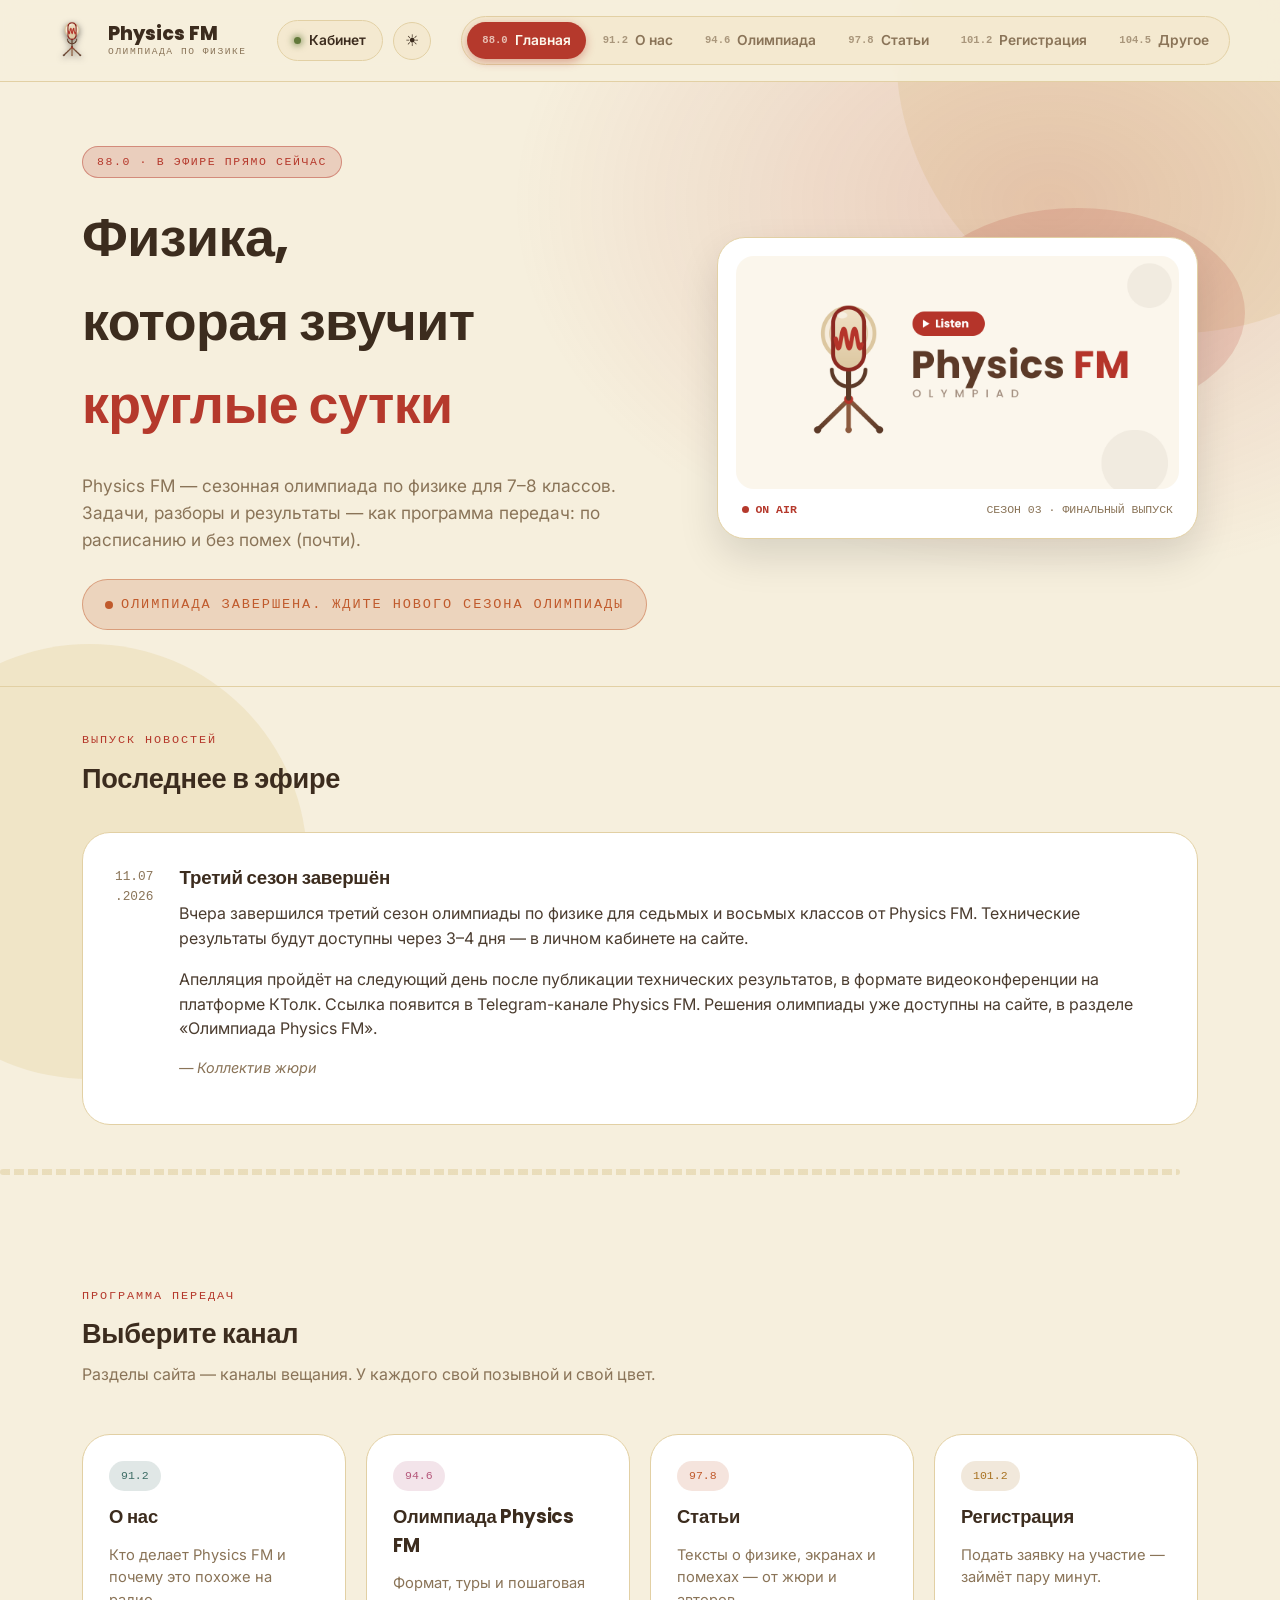
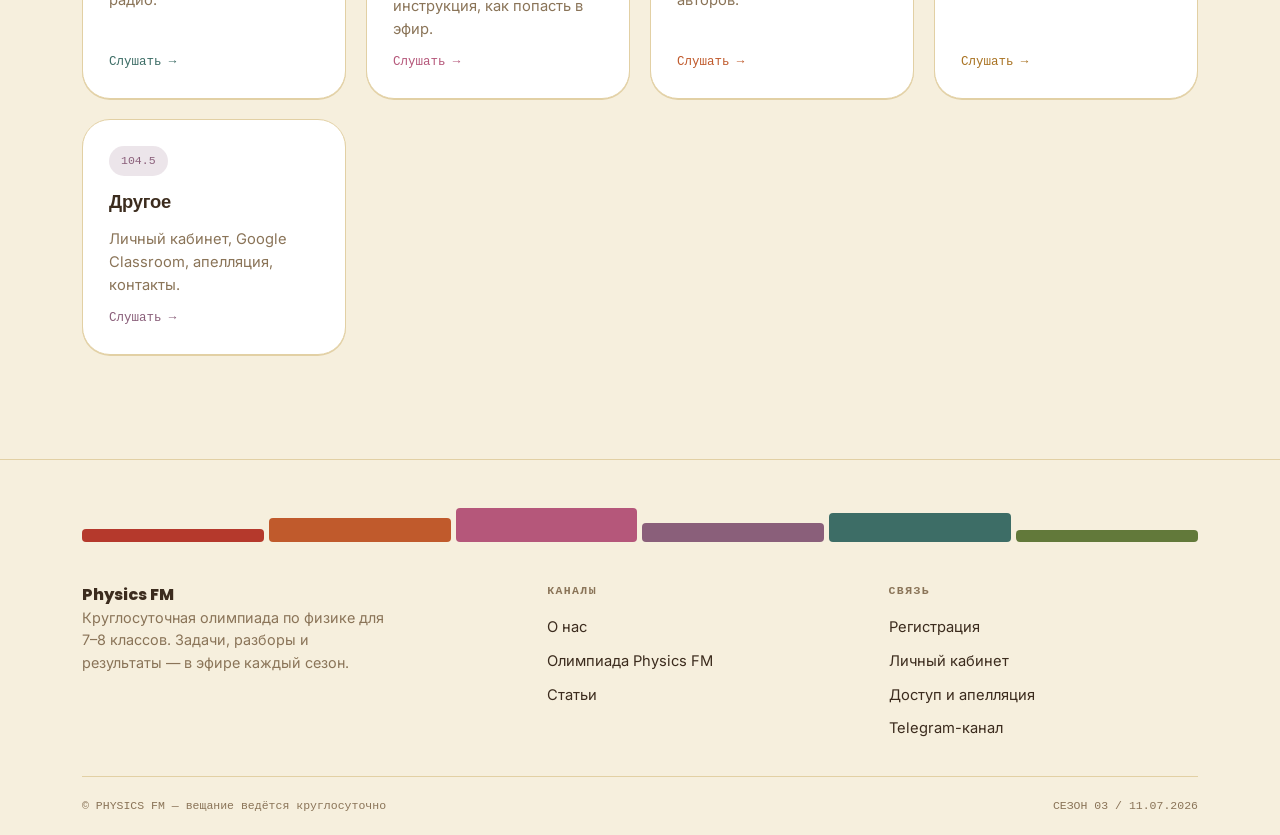
<file: index.html>
<!DOCTYPE html>
<html lang="ru">
<head>
<meta charset="UTF-8">
<script>(function(){try{var t=localStorage.getItem("pfm-theme")||"light";document.documentElement.setAttribute("data-theme",t);}catch(e){}})();</script>
<meta name="viewport" content="width=device-width, initial-scale=1.0">
<title>Physics FM — олимпиада по физике</title>
<meta name="description" content="Physics FM — круглосуточная олимпиада по физике для 7–8 классов. Новости, туры, лекции, статьи и апелляции.">
<link rel="icon" type="image/png" href="assets/physics-fm-mark.png">
<link rel="stylesheet" href="styles.css">
</head>
<body style="--accent:var(--amber);">

<header class="site-head">
  <div class="wrap head-row">
    <a class="brand" href="index.html">
      <img src="assets/physics-fm-mark.png" alt="Physics FM" class="brand-mark">
      <span class="brand-word">Physics FM<small>Олимпиада по физике</small></span>
    </a>
    <div class="head-actions">
      <a class="cabinet-btn" href="cabinet.html"><span class="dot-ic"></span><span class="label">Кабинет</span></a>
      <button class="theme-toggle" id="themeToggle" aria-label="Переключить тему" title="Светлая / тёмная тема"><span class="tt-icon tt-sun">☀</span><span class="tt-icon tt-moon">☾</span></button>
      <button class="nav-toggle" aria-label="Меню">☰</button>
    </div>
    <nav class="channels-nav">
      <a href="index.html" class="current" style="--chcolor:var(--amber)"><span class="num">88.0</span> Главная</a>
      <a href="about.html" style="--chcolor:var(--cyan)"><span class="num">91.2</span> О нас</a>
      <a href="olympiad.html" style="--chcolor:var(--magenta)"><span class="num">94.6</span> Олимпиада</a>
      <a href="articles.html" style="--chcolor:var(--coral)"><span class="num">97.8</span> Статьи</a>
      <a href="register.html" style="--chcolor:var(--gold)"><span class="num">101.2</span> Регистрация</a>
      <a href="contacts.html" style="--chcolor:var(--violet)"><span class="num">104.5</span> Другое</a>
    </nav>
  </div>
</header>

<section class="hero">
  <div class="wrap">
    <div>
      <span class="chip">88.0 · В эфире прямо сейчас</span>
      <h1>Физика,<br>которая звучит<br><span class="accent">круглые сутки</span></h1>
      <p class="lede">Physics FM — сезонная олимпиада по физике для 7–8 классов. Задачи, разборы и результаты — как программа передач: по расписанию и без помех (почти).</p>
      <div class="hero-cta">
        <span class="chip" style="--accent:var(--coral); font-size:.85rem; padding:14px 22px; margin-bottom:0;">
          <span style="width:8px; height:8px; border-radius:50%; background:var(--coral); display:inline-block; flex:none;"></span>
          Олимпиада завершена. Ждите нового сезона олимпиады
        </span>
      </div>
    </div>
    <div class="onair-tv">
      <div class="screen-frame">
        <img src="assets/physics-fm-preview.png" alt="Physics FM Olympiad — логотип с микрофоном">
      </div>
      <div class="onair-caption">
        <span class="rec">ON AIR</span>
        <span>СЕЗОН 03 · ФИНАЛЬНЫЙ ВЫПУСК</span>
      </div>
    </div>
  </div>
</section>

<section id="news" class="tight">
  <div class="wrap">
    <div class="section-head">
      <div>
        <span class="eyebrow">Выпуск новостей</span>
        <h2>Последнее в эфире</h2>
      </div>
    </div>
    <div class="news-card">
      <div class="news-date mono">11.07<br>.2026</div>
      <div>
        <h3>Третий сезон завершён</h3>
        <p class="body-text">Вчера завершился третий сезон олимпиады по физике для седьмых и восьмых классов от Physics FM. Технические результаты будут доступны через 3–4 дня — в личном кабинете на сайте.</p>
        <p class="body-text">Апелляция пройдёт на следующий день после публикации технических результатов, в формате видеоконференции на платформе КТолк. Ссылка появится в Telegram-канале Physics FM. Решения олимпиады уже доступны на сайте, в разделе «Олимпиада Physics FM».</p>
        <p class="signoff">— Коллектив жюри</p>
      </div>
    </div>
  </div>
</section>

<hr class="tracking wrap">

<section>
  <div class="wrap">
    <div class="section-head">
      <div>
        <span class="eyebrow">Программа передач</span>
        <h2>Выберите канал</h2>
        <p class="sub">Разделы сайта — каналы вещания. У каждого свой позывной и свой цвет.</p>
      </div>
    </div>
    <div class="card-grid">
      <a class="ch-card" href="about.html" style="--card-accent:var(--cyan)">
        <span class="num">91.2</span>
        <h3>О нас</h3>
        <p>Кто делает Physics FM и почему это похоже на радио.</p>
        <span class="go">Слушать →</span>
      </a>
      <a class="ch-card" href="olympiad.html" style="--card-accent:var(--magenta)">
        <span class="num">94.6</span>
        <h3>Олимпиада Physics FM</h3>
        <p>Формат, туры и пошаговая инструкция, как попасть в эфир.</p>
        <span class="go">Слушать →</span>
      </a>
      <a class="ch-card" href="articles.html" style="--card-accent:var(--coral)">
        <span class="num">97.8</span>
        <h3>Статьи</h3>
        <p>Тексты о физике, экранах и помехах — от жюри и авторов.</p>
        <span class="go">Слушать →</span>
      </a>
      <a class="ch-card" href="register.html" style="--card-accent:var(--gold)">
        <span class="num">101.2</span>
        <h3>Регистрация</h3>
        <p>Подать заявку на участие — займёт пару минут.</p>
        <span class="go">Слушать →</span>
      </a>
      <a class="ch-card" href="contacts.html" style="--card-accent:var(--violet)">
        <span class="num">104.5</span>
        <h3>Другое</h3>
        <p>Личный кабинет, Google Classroom, апелляция, контакты.</p>
        <span class="go">Слушать →</span>
      </a>
    </div>
  </div>
</section>

<footer class="site-foot">
  <div class="wrap">
    <div class="bars-strip">
      <span></span><span></span><span></span><span></span><span></span><span></span>
    </div>
    <div class="foot-grid">
      <div class="foot-brand">
        <span class="brand-word" style="font-size:1rem;">Physics FM</span>
        <p>Круглосуточная олимпиада по физике для 7–8 классов. Задачи, разборы и результаты — в эфире каждый сезон.</p>
      </div>
      <div>
        <h4>Каналы</h4>
        <ul>
          <li><a href="about.html">О нас</a></li>
          <li><a href="olympiad.html">Олимпиада Physics FM</a></li>
          <li><a href="articles.html">Статьи</a></li>
        </ul>
      </div>
      <div>
        <h4>Связь</h4>
        <ul>
          <li><a href="register.html">Регистрация</a></li>
          <li><a href="cabinet.html">Личный кабинет</a></li>
          <li><a href="contacts.html">Доступ и апелляция</a></li>
          <li><a href="https://t.me/h24x7d" target="_blank" rel="noopener">Telegram-канал</a></li>
        </ul>
      </div>
    </div>
    <div class="foot-bottom">
      <span>© PHYSICS FM — вещание ведётся круглосуточно</span>
      <span>СЕЗОН 03 / 11.07.2026</span>
    </div>
  </div>
</footer>

<script src="theme.js"></script>
<script src="script.js"></script>
</body>
</html>
</file>
<file: styles.css>
/* ============================================================
   PHYSICS FM — общий стиль сайта олимпиады (радио/подкаст)
   ============================================================ */

@import url('https://fonts.googleapis.com/css2?family=Poppins:wght@500;600;700;800&family=Inter:wght@400;500;600;700&family=PT+Mono:wght@400;700&display=swap');

:root{
  /* --- нейтральные токены: светлая тема (по умолчанию) --- */
  --void:#f6efdd;
  --panel:#ffffff;
  --panel-2:#f4e9d0;
  --panel-3:#ecdcb4;
  --line:#e2d0a4;

  --cream:#3c2c1e;      /* основной текст (имя переменной историческое) */
  --muted:#8a7458;

  /* --- акцентные цвета бренда (одинаковы в обеих темах) --- */
  --amber:#b5392c;      /* основной красный акцент */
  --amber-deep:#7a2419;
  --cyan:#3d6d66;        /* тёмно-бирюзовый */
  --magenta:#b5577a;     /* пыльная роза */
  --lime:#62793a;        /* оливковый */
  --coral:#c05a2c;       /* терракотовый */
  --violet:#8a5f7a;      /* сливовый */
  --gold:#a97323;        /* горчичный */

  --on-accent:#fdf8ec;   /* текст поверх акцентных заливок — константа */
  --accent:var(--amber);

  --radius-lg:28px;
  --radius-md:18px;
  --radius-sm:10px;
}

:root[data-theme="dark"]{
  --void:#201712;
  --panel:#2a1f18;
  --panel-2:#34281f;
  --panel-3:#3f3025;
  --line:#4a392c;

  --cream:#f3ead8;
  --muted:#b8a68b;
}

*{box-sizing:border-box;}
html{scroll-behavior:smooth;}
body{
  margin:0;
  background:var(--void);
  color:var(--cream);
  font-family:'Inter', sans-serif;
  line-height:1.55;
  -webkit-font-smoothing:antialiased;
  transition:background-color .2s ease, color .2s ease;
  position:relative;
  overflow-x:clip;
}
/* decorative background blobs — echo the circles behind the mic in the logo */
body::before, body::after{
  content:"";
  position:fixed;
  z-index:-1;
  border-radius:50%;
  background:var(--panel-3);
  opacity:.55;
  pointer-events:none;
}
body::before{width:44vw; height:44vw; max-width:640px; max-height:640px; top:-18vw; right:-14vw;}
body::after{width:34vw; height:34vw; max-width:480px; max-height:480px; bottom:-14vw; left:-10vw;}
img{max-width:100%; display:block;}
a{color:inherit;}
h1,h2,h3,h4{
  font-family:'Poppins', sans-serif;
  font-weight:700;
  margin:0 0 .5em;
  letter-spacing:-.01em;
}
p{margin:0 0 1em;}
.mono{font-family:'PT Mono', monospace;}

.wrap{
  max-width:1180px;
  margin:0 auto;
  padding:0 32px;
}

@media (prefers-reduced-motion: reduce){
  *{animation-duration:.001ms !important; animation-iteration-count:1 !important; transition-duration:.001ms !important; scroll-behavior:auto !important;}
}

/* ===== theme toggle ===== */
.theme-toggle{
  display:inline-flex; align-items:center; justify-content:center;
  width:38px; height:38px;
  border-radius:50%;
  border:1px solid var(--line);
  background:var(--panel-2);
  color:var(--cream);
  cursor:pointer;
  flex:none;
  font-size:1rem;
  line-height:1;
  transition:border-color .15s ease, color .15s ease;
}
.theme-toggle:hover{border-color:var(--accent); color:var(--accent);}
.theme-toggle .tt-icon{display:none;}
:root[data-theme="light"] .theme-toggle .tt-sun,
:root:not([data-theme]) .theme-toggle .tt-sun{display:inline;}
:root[data-theme="dark"] .theme-toggle .tt-moon{display:inline;}
#clock{color:var(--amber);}
@keyframes pulse-dot{0%,100%{opacity:1;}50%{opacity:.35;}}

/* ===== header / nav ===== */
header.site-head{
  position:sticky; top:0; z-index:50;
  background:color-mix(in srgb, var(--void) 86%, transparent);
  backdrop-filter:blur(10px);
  border-bottom:1px solid var(--line);
}
.head-row{
  display:flex; align-items:center; justify-content:space-between;
  gap:24px;
  padding:16px 0;
}
.brand{
  display:flex; align-items:center; gap:14px;
  text-decoration:none;
  flex:none;
}
.brand-mark{
  width:44px; height:44px;
  flex:none;
  filter:drop-shadow(0 2px 3px rgba(0,0,0,.5));
  transition:transform .15s ease;
}
.brand:hover .brand-mark{transform:scale(1.06);}
.brand-word{
  font-family:'Poppins', sans-serif;
  font-weight:800;
  font-size:1.18rem;
  line-height:1.05;
  color:var(--cream);
}
.brand-word small{
  display:block;
  font-family:'PT Mono', monospace;
  font-weight:400;
  font-size:.6rem;
  letter-spacing:.16em;
  color:var(--muted);
  text-transform:uppercase;
  margin-top:3px;
}

nav.channels-nav{
  display:flex; align-items:center; gap:2px;
  flex-wrap:wrap;
  background:var(--panel-2);
  border:1px solid var(--line);
  border-radius:999px;
  padding:5px;
}
.channels-nav a{
  display:flex; align-items:center; gap:7px;
  text-decoration:none;
  padding:8px 15px;
  border-radius:999px;
  font-size:.86rem;
  font-weight:600;
  color:var(--muted);
  position:relative;
  transition:color .15s ease, background .15s ease, box-shadow .15s ease;
}
.channels-nav a .num{
  font-family:'PT Mono', monospace;
  font-size:.66rem;
  opacity:.7;
}
.channels-nav a:hover{
  color:var(--cream);
}
.channels-nav a.current{
  color:var(--on-accent);
  background:var(--chcolor, var(--amber));
  box-shadow:0 3px 10px color-mix(in srgb, var(--chcolor, var(--amber)) 40%, transparent);
}
.channels-nav a.current .num{opacity:.7;}

.nav-toggle{
  display:none;
  background:var(--panel-2);
  border:1px solid var(--line);
  border-radius:10px;
  width:42px; height:38px;
  color:var(--cream);
  font-size:1.1rem;
  cursor:pointer;
  flex:none;
}

.head-actions{
  display:flex; align-items:center; gap:10px;
  flex:none;
}
.cabinet-btn{
  display:inline-flex; align-items:center; gap:8px;
  padding:9px 16px;
  border-radius:999px;
  border:1px solid var(--line);
  background:var(--panel-2);
  color:var(--cream);
  text-decoration:none;
  font-size:.86rem;
  font-weight:600;
  white-space:nowrap;
  transition:border-color .15s ease, color .15s ease;
}
.cabinet-btn:hover{border-color:var(--amber); color:var(--amber);}
.cabinet-btn .dot-ic{
  width:7px; height:7px; border-radius:50%;
  background:var(--lime);
  box-shadow:0 0 6px 2px color-mix(in srgb, var(--lime) 60%, transparent);
  flex:none;
}
.cabinet-btn.current{border-color:var(--amber); color:var(--amber); background:color-mix(in srgb, var(--amber) 14%, transparent);}

@media (max-width:920px){
  .nav-toggle{display:block;}
  nav.channels-nav{
    display:none;
    width:100%;
    flex-direction:column;
    align-items:stretch;
    gap:2px;
    padding:8px;
    border-radius:var(--radius-md);
    margin-bottom:14px;
  }
  nav.channels-nav.open{display:flex;}
  .channels-nav a{border-radius:10px;}
  .head-row{flex-wrap:wrap;}
}
@media (max-width:480px){
  .cabinet-btn span.label{display:none;}
  .cabinet-btn{padding:9px 11px;}
}

/* ===== hero ===== */
.hero{
  padding:64px 0 56px;
  position:relative;
  overflow:hidden;
  border-bottom:1px solid var(--line);
}
.hero::before{
  content:"";
  position:absolute; inset:0;
  background:radial-gradient(ellipse 60% 90% at 82% 20%, color-mix(in srgb, var(--accent) 20%, transparent), transparent 70%);
  pointer-events:none;
}
.hero .wrap{
  display:grid;
  grid-template-columns:1.1fr .9fr;
  gap:48px;
  align-items:center;
  position:relative;
}
.hero.no-media .wrap{grid-template-columns:1fr; max-width:820px;}

.chip{
  display:inline-flex; align-items:center; gap:8px;
  font-family:'PT Mono', monospace;
  font-size:.72rem;
  letter-spacing:.14em;
  text-transform:uppercase;
  padding:6px 14px;
  border-radius:999px;
  background:color-mix(in srgb, var(--accent) 18%, transparent);
  color:var(--accent);
  border:1px solid color-mix(in srgb, var(--accent) 45%, transparent);
  margin-bottom:18px;
}
.hero h1{
  font-size:clamp(2.1rem, 4.2vw, 3.4rem);
  color:var(--cream);
}
.hero h1 .accent{color:var(--accent);}
.hero .lede{
  font-size:1.08rem;
  color:var(--muted);
  max-width:52ch;
}
.hero-cta{display:flex; gap:14px; flex-wrap:wrap; margin-top:26px;}

.btn{
  display:inline-flex; align-items:center; gap:8px;
  padding:13px 24px;
  border-radius:999px;
  font-family:'Inter', sans-serif;
  font-weight:600;
  font-size:.94rem;
  text-decoration:none;
  border:1px solid transparent;
  cursor:pointer;
  transition:transform .12s ease, filter .12s ease;
}
.btn:hover{transform:translateY(-2px); filter:brightness(1.05);}
.btn:active{transform:translateY(0);}
.btn-primary{
  background:var(--accent);
  color:var(--on-accent);
  box-shadow:0 6px 0 color-mix(in srgb, var(--accent) 55%, black);
}
.btn-listen::before{
  content:"▶";
  font-size:.65em;
  display:inline-flex;
}
.btn-primary:active{box-shadow:0 2px 0 color-mix(in srgb, var(--accent) 55%, black); transform:translateY(4px);}
.btn-ghost{
  background:transparent;
  border-color:var(--line);
  color:var(--cream);
}
.btn-ghost:hover{border-color:var(--accent); color:var(--accent);}

/* on-air preview visual */
.onair-tv{
  position:relative;
  border-radius:var(--radius-lg);
  padding:18px;
  background:var(--panel);
  box-shadow:0 18px 40px rgba(0,0,0,.12);
  border:1px solid var(--line);
}
.onair-tv::before{
  content:"";
  position:absolute;
  z-index:-1;
  width:70%; height:70%;
  border-radius:50%;
  background:var(--accent);
  opacity:.16;
  top:-10%; right:-10%;
}
.onair-tv .screen-frame{
  border-radius:var(--radius-md);
  overflow:hidden;
  position:relative;
  background:var(--panel-2);
}
.onair-tv img{width:100%; height:auto; display:block;}
.onair-caption{
  display:flex; align-items:center; justify-content:space-between;
  padding:12px 6px 2px;
  font-family:'PT Mono', monospace;
  font-size:.72rem;
  color:var(--muted);
}
.onair-caption .rec{
  color:var(--amber);
  display:inline-flex; align-items:center; gap:6px;
  font-weight:700;
}
.onair-caption .rec::before{
  content:"";
  width:7px; height:7px; border-radius:50%;
  background:var(--amber);
  animation:pulse-dot 1.6s ease-in-out infinite;
}

/* ===== sections ===== */
section{padding:64px 0;}
section.tight{padding:44px 0;}
.section-head{
  display:flex; align-items:flex-end; justify-content:space-between;
  gap:20px; flex-wrap:wrap;
  margin-bottom:32px;
}
.section-head .eyebrow{
  font-family:'PT Mono', monospace;
  font-size:.74rem;
  letter-spacing:.16em;
  text-transform:uppercase;
  color:var(--accent);
  margin-bottom:8px;
  display:block;
}
.section-head h2{font-size:1.7rem; color:var(--cream); margin:0;}
.section-head .sub{color:var(--muted); max-width:60ch; margin-top:6px;}

hr.tracking{
  border:none;
  height:6px;
  margin:0 0 48px;
  background:repeating-linear-gradient(90deg, var(--line) 0 10px, transparent 10px 14px);
  border-radius:4px;
  opacity:.6;
}

/* ===== cards ===== */
.card{
  background:var(--panel);
  border:1px solid var(--line);
  border-radius:var(--radius-md);
  padding:26px;
  position:relative;
}
.card-grid{
  display:grid;
  grid-template-columns:repeat(auto-fit, minmax(230px,1fr));
  gap:20px;
}

.ch-card{
  display:flex; flex-direction:column; gap:12px;
  text-decoration:none;
  color:var(--cream);
  background:var(--panel);
  border:1px solid var(--line);
  border-radius:var(--radius-lg);
  padding:26px;
  transition:transform .15s ease, box-shadow .15s ease, background .15s ease;
  box-shadow:0 1px 0 var(--line);
}
.ch-card:hover{
  transform:translateY(-4px);
  background:var(--panel-2);
  box-shadow:0 10px 24px color-mix(in srgb, var(--card-accent, var(--amber)) 20%, transparent);
}
.ch-card .num{
  display:inline-flex; align-items:center; justify-content:center;
  padding:6px 12px;
  border-radius:999px;
  background:color-mix(in srgb, var(--card-accent, var(--amber)) 16%, transparent);
  font-family:'PT Mono', monospace;
  font-size:.72rem;
  color:var(--card-accent, var(--amber));
  letter-spacing:0;
  align-self:flex-start;
}
.ch-card h3{font-size:1.15rem; margin:0;}
.ch-card p{color:var(--muted); font-size:.92rem; margin:0;}
.ch-card .go{
  margin-top:auto;
  font-family:'PT Mono', monospace;
  font-size:.78rem;
  color:var(--card-accent, var(--amber));
}

.news-card{
  background:var(--panel);
  border:1px solid var(--line);
  border-radius:var(--radius-lg);
  padding:30px 32px;
  display:grid;
  grid-template-columns:auto 1fr;
  gap:26px;
}
.news-date{
  font-family:'PT Mono', monospace;
  font-size:.8rem;
  color:var(--muted);
  white-space:nowrap;
  padding-top:4px;
}
.news-card h3{margin-top:0;}
.news-card .body-text{color:var(--cream); opacity:.92;}
.news-card .signoff{
  font-style:italic;
  color:var(--muted);
  margin-top:14px;
  font-size:.9rem;
}

/* ===== timeline (about page) ===== */
.timeline{
  display:flex; flex-direction:column; gap:0;
  border-left:2px solid var(--line);
  margin-left:8px;
}
.timeline .t-item{
  position:relative;
  padding:0 0 34px 28px;
}
.timeline .t-item::before{
  content:"";
  position:absolute; left:-7px; top:2px;
  width:12px; height:12px; border-radius:50%;
  background:var(--accent);
  box-shadow:0 0 0 4px var(--void);
}
.timeline .t-item:last-child{padding-bottom:0;}
.timeline .t-year{
  font-family:'PT Mono', monospace;
  color:var(--accent);
  font-size:.82rem;
  letter-spacing:.08em;
}
.timeline h4{margin:4px 0 6px; font-size:1.05rem;}
.timeline p{color:var(--muted); margin:0; font-size:.92rem;}

/* ===== values grid ===== */
.value-grid{
  display:grid;
  grid-template-columns:repeat(auto-fit, minmax(200px,1fr));
  gap:18px;
}
.value-item{
  padding:20px;
  border-radius:var(--radius-md);
  background:var(--panel);
  border:1px solid var(--line);
}
.value-item .ic{
  font-family:'Poppins', sans-serif;
  font-size:1.4rem;
  color:var(--accent);
  margin-bottom:10px;
}

/* ===== steps (olympiad page) ===== */
.steps{
  display:flex; flex-direction:column; gap:0;
}
.step{
  display:grid;
  grid-template-columns:52px 1fr;
  gap:18px;
  padding:20px 0;
  border-bottom:1px solid var(--line);
}
.step:last-child{border-bottom:none;}
.step .n{
  font-family:'Poppins', sans-serif;
  font-weight:800;
  font-size:1.4rem;
  color:var(--accent);
  opacity:.85;
}
.step h4{margin:0 0 4px; font-size:1.02rem;}
.step p{margin:0; color:var(--muted); font-size:.92rem;}

.fact-panel{
  background:var(--panel);
  border:1px solid var(--line);
  border-radius:var(--radius-lg);
  padding:26px;
  align-self:start;
  position:sticky;
  top:96px;
}
.fact-panel h3{
  font-family:'PT Mono', monospace;
  font-size:.78rem;
  letter-spacing:.12em;
  text-transform:uppercase;
  color:var(--muted);
  margin-bottom:16px;
}
.fact-row{
  display:flex; justify-content:space-between; gap:10px;
  padding:11px 0;
  border-bottom:1px dashed var(--line);
  font-size:.92rem;
}
.fact-row:last-child{border-bottom:none;}
.fact-row .k{color:var(--muted);}
.fact-row .v{color:var(--cream); font-weight:600; text-align:right;}

.two-col{
  display:grid;
  grid-template-columns:1.5fr 1fr;
  gap:40px;
  align-items:start;
}
@media (max-width:820px){
  .two-col{grid-template-columns:1fr;}
  .fact-panel{position:static;}
}

/* ===== programme guide table (lectures) ===== */
.guide{
  width:100%;
  border-collapse:collapse;
  background:var(--panel);
  border:1px solid var(--line);
  border-radius:var(--radius-md);
  overflow:hidden;
}
.guide.results-table{table-layout:fixed;}
.guide.results-table td, .guide.results-table th{overflow-wrap:break-word;}
.guide th{
  text-align:left;
  font-family:'PT Mono', monospace;
  font-size:.72rem;
  letter-spacing:.1em;
  text-transform:uppercase;
  color:var(--muted);
  padding:14px 18px;
  border-bottom:1px solid var(--line);
  background:var(--panel-2);
}
.guide td{
  padding:18px;
  border-bottom:1px solid var(--line);
  vertical-align:top;
  font-size:.94rem;
}
.guide tr:last-child td{border-bottom:none;}
.guide tr:hover td{background:var(--panel-2);}
.guide .g-num{
  font-family:'Poppins', sans-serif;
  font-weight:700;
  color:var(--accent);
  white-space:nowrap;
}
.guide .g-topic{font-weight:600;}
.tag{
  display:inline-block;
  font-family:'PT Mono', monospace;
  font-size:.68rem;
  letter-spacing:.06em;
  text-transform:uppercase;
  padding:4px 10px;
  border-radius:999px;
  background:var(--panel-3);
  color:var(--muted);
  border:1px solid var(--line);
}

@media (max-width:700px){
  .guide, .guide thead, .guide tbody, .guide tr, .guide td{display:block;}
  .guide thead{display:none;}
  .guide tr{border-bottom:1px solid var(--line); padding:16px 18px;}
  .guide td{border:none; padding:4px 0;}
}

/* ===== article cards ===== */
.article-card{
  background:var(--panel);
  border:1px solid var(--line);
  border-radius:var(--radius-md);
  padding:24px;
  display:flex; flex-direction:column; gap:12px;
}
.article-card .tags{display:flex; gap:8px; flex-wrap:wrap;}
.article-card h3{margin:0; font-size:1.08rem;}
.article-card p{margin:0; color:var(--muted); font-size:.92rem;}
.article-card .meta{
  margin-top:auto;
  font-family:'PT Mono', monospace;
  font-size:.72rem;
  color:var(--muted);
  display:flex; justify-content:space-between;
  padding-top:12px;
  border-top:1px dashed var(--line);
}

/* ===== FAQ accordion (contacts page) ===== */
.faq-item{
  border-bottom:1px solid var(--line);
}
.faq-item:first-child{border-top:1px solid var(--line);}
.faq-q{
  display:flex; align-items:center; justify-content:space-between;
  gap:16px;
  width:100%;
  background:none; border:none;
  color:var(--cream);
  font-family:'Inter', sans-serif;
  font-weight:600;
  font-size:1rem;
  text-align:left;
  padding:20px 4px;
  cursor:pointer;
}
.faq-q .plus{
  font-family:'PT Mono', monospace;
  color:var(--accent);
  font-size:1.2rem;
  transition:transform .2s ease;
  flex:none;
}
.faq-item.open .faq-q .plus{transform:rotate(45deg);}
.faq-a{
  max-height:0;
  overflow:hidden;
  transition:max-height .25s ease;
  color:var(--muted);
  font-size:.94rem;
}
.faq-item.open .faq-a{max-height:220px;}
.faq-a p{padding:0 4px 20px;}

.access-grid{
  display:grid;
  grid-template-columns:repeat(auto-fit, minmax(220px,1fr));
  gap:18px;
  margin-bottom:8px;
}
.access-item{
  background:var(--panel);
  border:1px solid var(--line);
  border-radius:var(--radius-md);
  padding:22px;
}
.access-item .label{
  font-family:'PT Mono', monospace;
  font-size:.72rem;
  letter-spacing:.1em;
  text-transform:uppercase;
  color:var(--muted);
  margin-bottom:8px;
}
.access-item .value{
  font-family:'PT Mono', monospace;
  font-size:1.02rem;
  color:var(--accent);
  word-break:break-all;
}

/* ===== article filters (materials page) ===== */
.materials-controls{
  display:flex; align-items:flex-end; justify-content:space-between; gap:20px;
  flex-wrap:wrap;
  margin-bottom:28px;
}
.tag-filters{
  display:flex; gap:8px; flex-wrap:wrap;
}
.tag-pill{
  font-family:'PT Mono', monospace;
  font-size:.76rem;
  letter-spacing:.04em;
  padding:8px 14px;
  border-radius:999px;
  border:1px solid var(--line);
  background:var(--panel-2);
  color:var(--muted);
  cursor:pointer;
  transition:border-color .15s ease, color .15s ease, background .15s ease;
}
.tag-pill:hover{color:var(--cream); border-color:var(--accent);}
.tag-pill.active{
  background:var(--accent);
  border-color:var(--accent);
  color:var(--on-accent);
  font-weight:700;
}

/* ===== доступ только для вошедших (гейт материалов) ===== */
.gate-locked{
  background:var(--panel);
  border:1px solid var(--line);
  border-radius:var(--radius-lg);
  padding:40px 34px;
  text-align:center;
  max-width:520px;
}
.gate-locked .lock-ic{
  font-size:1.8rem;
  display:inline-flex;
  align-items:center;
  justify-content:center;
  width:56px; height:56px;
  border-radius:50%;
  background:var(--panel-2);
  border:1px solid var(--line);
  margin-bottom:18px;
}
.gate-locked h3{margin:0 0 8px; font-size:1.15rem;}
.gate-locked p{color:var(--muted); margin:0 0 22px; font-size:.94rem;}
.gate-locked .gate-actions{display:flex; gap:10px; justify-content:center; flex-wrap:wrap;}
.gate-unlocked{display:none;}
.materials-gate.is-unlocked .gate-locked{display:none;}
.materials-gate.is-unlocked .gate-unlocked{display:block;}

/* карточка Google Classroom в сетке доступа (страница «Другое») —
   размер как у остальных .access-item, просто меняется содержимое */
.classroom-gate .gate-locked,
.classroom-gate .gate-unlocked{
  background:none; border:none; padding:0; max-width:none; text-align:left;
}
.classroom-gate .gate-unlocked{display:none;}
.classroom-gate.is-unlocked .gate-locked{display:none;}
.classroom-gate.is-unlocked .gate-unlocked{display:block;}

/* ===== forms (registration) ===== */
.form-card{
  background:var(--panel);
  border:1px solid var(--line);
  border-radius:var(--radius-lg);
  padding:34px;
  max-width:640px;
}
.field{
  margin-bottom:20px;
  display:flex; flex-direction:column; gap:7px;
}
.field label{
  font-family:'PT Mono', monospace;
  font-size:.74rem;
  letter-spacing:.08em;
  text-transform:uppercase;
  color:var(--muted);
}
.field .req{color:var(--coral);}
.field input[type="text"],
.field input[type="email"],
.field input[type="password"],
.field select{
  background:var(--void);
  border:1px solid var(--line);
  border-radius:10px;
  padding:12px 14px;
  color:var(--cream);
  font-family:'Inter', sans-serif;
  font-size:.96rem;
  outline:none;
  transition:border-color .15s ease;
}
.field input:focus,
.field select:focus{border-color:var(--accent);}
.field input:invalid:not(:placeholder-shown){border-color:var(--coral);}
.field-row{display:grid; grid-template-columns:1fr 1fr; gap:16px;}
@media (max-width:560px){.field-row{grid-template-columns:1fr;}}

.check-field{
  display:flex; align-items:flex-start; gap:10px;
  margin-bottom:24px;
}
.check-field input{margin-top:4px; accent-color:var(--accent); width:16px; height:16px; flex:none;}
.check-field label{font-size:.86rem; color:var(--muted); line-height:1.5;}

.hint{font-size:.78rem; color:var(--muted); margin-top:-3px;}

.success-panel{
  display:none;
  background:var(--panel);
  border:1px solid var(--line);
  border-radius:var(--radius-lg);
  padding:34px;
  max-width:640px;
}
.success-panel.show{display:block;}
.success-panel .sig{
  display:inline-flex; align-items:center; gap:10px;
  font-family:'PT Mono', monospace;
  font-size:.78rem;
  letter-spacing:.1em;
  text-transform:uppercase;
  color:var(--lime);
  margin-bottom:14px;
}
.success-panel .sig .dot-ic{width:8px;height:8px;border-radius:50%;background:var(--lime); box-shadow:0 0 6px 2px color-mix(in srgb, var(--lime) 60%, transparent);}
.success-code{
  font-family:'Poppins', sans-serif;
  font-weight:700;
  font-size:1.6rem;
  color:var(--accent);
  letter-spacing:.06em;
  margin:6px 0 18px;
}
.success-panel .recap{
  background:var(--void);
  border:1px solid var(--line);
  border-radius:12px;
  padding:16px 18px;
  margin:18px 0;
  font-family:'PT Mono', monospace;
  font-size:.85rem;
  color:var(--muted);
}
.success-panel .recap div{padding:4px 0;}
.success-panel .recap b{color:var(--cream); font-weight:600;}

/* ===== status tags ===== */
.status{
  display:inline-flex; align-items:center; gap:6px;
  font-family:'PT Mono', monospace;
  font-size:.7rem;
  letter-spacing:.06em;
  text-transform:uppercase;
  padding:4px 10px;
  border-radius:999px;
  border:1px solid var(--line);
}
.status::before{content:""; width:6px; height:6px; border-radius:50%;}
.status.ok{color:var(--lime); border-color:color-mix(in srgb, var(--lime) 45%, transparent);}
.status.ok::before{background:var(--lime); box-shadow:0 0 6px 1px var(--lime);}
.status.pending{color:var(--gold); border-color:color-mix(in srgb, var(--gold) 45%, transparent);}
.status.pending::before{background:var(--gold); box-shadow:0 0 6px 1px var(--gold);}
.status.muted{color:var(--muted);}
.status.muted::before{background:var(--muted);}

/* ===== cabinet ===== */
.demo-banner{
  display:flex; align-items:center; gap:10px;
  background:var(--panel-2);
  border:1px solid var(--line);
  border-radius:12px;
  padding:12px 18px;
  font-family:'PT Mono', monospace;
  font-size:.78rem;
  color:var(--muted);
  margin-bottom:32px;
}
.demo-banner .ic{color:var(--gold); flex:none;}

.login-card{
  background:var(--panel);
  border:1px solid var(--line);
  border-radius:var(--radius-lg);
  padding:34px;
  max-width:460px;
}

.dash-grid{
  display:grid;
  grid-template-columns:repeat(auto-fit, minmax(160px,1fr));
  gap:16px;
  margin-bottom:8px;
}
.dash-stat{
  background:var(--panel);
  border:1px solid var(--line);
  border-radius:var(--radius-md);
  padding:20px;
}
.dash-stat .label{
  font-family:'PT Mono', monospace;
  font-size:.68rem;
  letter-spacing:.08em;
  text-transform:uppercase;
  color:var(--muted);
  margin-bottom:8px;
}
.dash-stat .val{
  font-family:'Poppins', sans-serif;
  font-weight:700;
  font-size:1.2rem;
  color:var(--cream);
}

.round-row{
  display:flex; align-items:center; justify-content:space-between;
  gap:16px; flex-wrap:wrap;
  padding:18px 20px;
  border-bottom:1px solid var(--line);
}
.round-row:last-child{border-bottom:none;}
.round-row .rname{font-weight:600;}
.round-row .rscore{
  font-family:'PT Mono', monospace;
  color:var(--muted);
  font-size:.88rem;
}

.lecture-check{
  display:flex; align-items:center; justify-content:space-between;
  gap:16px;
  padding:14px 20px;
  border-bottom:1px solid var(--line);
  font-size:.92rem;
}
.lecture-check:last-child{border-bottom:none;}

/* ===== charts (jury statistics page) ===== */
.chart-grid{
  display:grid;
  grid-template-columns:1fr 1fr;
  gap:20px;
}
@media (max-width:860px){ .chart-grid{grid-template-columns:1fr;} }

.chart-card{
  background:var(--panel);
  border:1px solid var(--line);
  border-radius:var(--radius-lg);
  padding:26px;
}
.chart-card h4{
  margin:0 0 20px;
  font-size:1rem;
  color:var(--cream);
}
.chart-card .empty-note{color:var(--muted); font-size:.88rem; margin:0;}

.bar-row{
  display:flex; align-items:center; gap:12px;
  margin-bottom:14px;
}
.bar-row:last-child{margin-bottom:0;}
.bar-row .bl{
  width:120px; flex:none;
  font-size:.84rem; color:var(--cream);
  overflow:hidden; text-overflow:ellipsis; white-space:nowrap;
}
.bar-row .bt{
  flex:1; height:10px;
  background:var(--panel-3);
  border-radius:6px;
  overflow:hidden;
}
.bar-row .bf{
  height:100%; border-radius:6px;
  background:var(--accent);
  transition:width .4s ease;
}
.bar-row .bv{
  width:32px; flex:none; text-align:right;
  font-family:'PT Mono', monospace; font-size:.8rem; color:var(--muted);
}

.vbar-chart{
  display:flex; align-items:flex-end; gap:6px;
  height:150px;
  padding-top:10px;
}
.vbar-chart .vb-col{
  flex:1; min-width:0;
  display:flex; flex-direction:column; align-items:center; justify-content:flex-end;
  height:100%; gap:8px;
}
.vbar-chart .vb-bar{
  width:100%; max-width:30px;
  background:var(--accent);
  border-radius:4px 4px 0 0;
  min-height:3px;
  transition:height .4s ease;
}
.vbar-chart .vb-label{
  font-family:'PT Mono', monospace; font-size:.6rem; color:var(--muted);
  white-space:nowrap;
}

.donut-wrap{
  display:flex; align-items:center; gap:28px;
  flex-wrap:wrap;
}
.donut-legend{display:flex; flex-direction:column; gap:12px;}
.donut-legend .dl-item{display:flex; align-items:center; gap:10px; font-size:.92rem;}
.donut-legend .dl-dot{width:11px; height:11px; border-radius:50%; flex:none;}
.donut-legend .dl-val{margin-left:auto; font-family:'PT Mono', monospace; color:var(--muted); font-size:.84rem;}

.jury-gate{
  max-width:520px;
  margin:0 auto;
  text-align:center;
  padding:80px 20px;
}
.jury-gate .ic{font-size:2.4rem; margin-bottom:14px;}

/* ===== footer ===== */
footer.site-foot{
  border-top:1px solid var(--line);
  padding-top:48px;
  margin-top:40px;
}
.bars-strip{
  display:flex; align-items:flex-end; gap:5px;
  height:34px; margin-bottom:40px;
}
.bars-strip span{
  flex:1;
  border-radius:4px;
  background:var(--card-accent, var(--amber));
  animation:eq-bounce 1.8s ease-in-out infinite;
  transform-origin:bottom;
}
.bars-strip span:nth-child(1){background:var(--amber); height:40%; animation-delay:0s;}
.bars-strip span:nth-child(2){background:var(--coral); height:70%; animation-delay:.15s;}
.bars-strip span:nth-child(3){background:var(--magenta); height:100%; animation-delay:.3s;}
.bars-strip span:nth-child(4){background:var(--violet); height:55%; animation-delay:.45s;}
.bars-strip span:nth-child(5){background:var(--cyan); height:85%; animation-delay:.2s;}
.bars-strip span:nth-child(6){background:var(--lime); height:35%; animation-delay:.35s;}
@keyframes eq-bounce{
  0%,100%{transform:scaleY(.5);}
  50%{transform:scaleY(1);}
}
@media (prefers-reduced-motion: reduce){
  .bars-strip span{animation:none;}
}

.foot-grid{
  display:grid;
  grid-template-columns:1.4fr 1fr 1fr;
  gap:32px;
  padding-bottom:36px;
}
.foot-grid h4{
  font-family:'PT Mono', monospace;
  font-size:.72rem;
  letter-spacing:.12em;
  text-transform:uppercase;
  color:var(--muted);
  margin-bottom:14px;
}
.foot-grid ul{list-style:none; margin:0; padding:0; display:flex; flex-direction:column; gap:9px;}
.foot-grid a{text-decoration:none; color:var(--cream); font-size:.92rem;}
.foot-grid a:hover{color:var(--accent);}
.foot-brand p{color:var(--muted); max-width:34ch; font-size:.9rem;}

.foot-bottom{
  border-top:1px solid var(--line);
  padding:20px 0;
  display:flex; justify-content:space-between; flex-wrap:wrap; gap:10px;
  font-family:'PT Mono', monospace;
  font-size:.72rem;
  color:var(--muted);
}

@media (max-width:820px){
  .foot-grid{grid-template-columns:1fr 1fr;}
  .hero .wrap{grid-template-columns:1fr;}
  .onair-tv{max-width:420px;}
}
@media (max-width:560px){
  .wrap{padding:0 20px;}
  .foot-grid{grid-template-columns:1fr;}
  section{padding:44px 0;}
  .news-card{grid-template-columns:1fr;}
}
</file>
